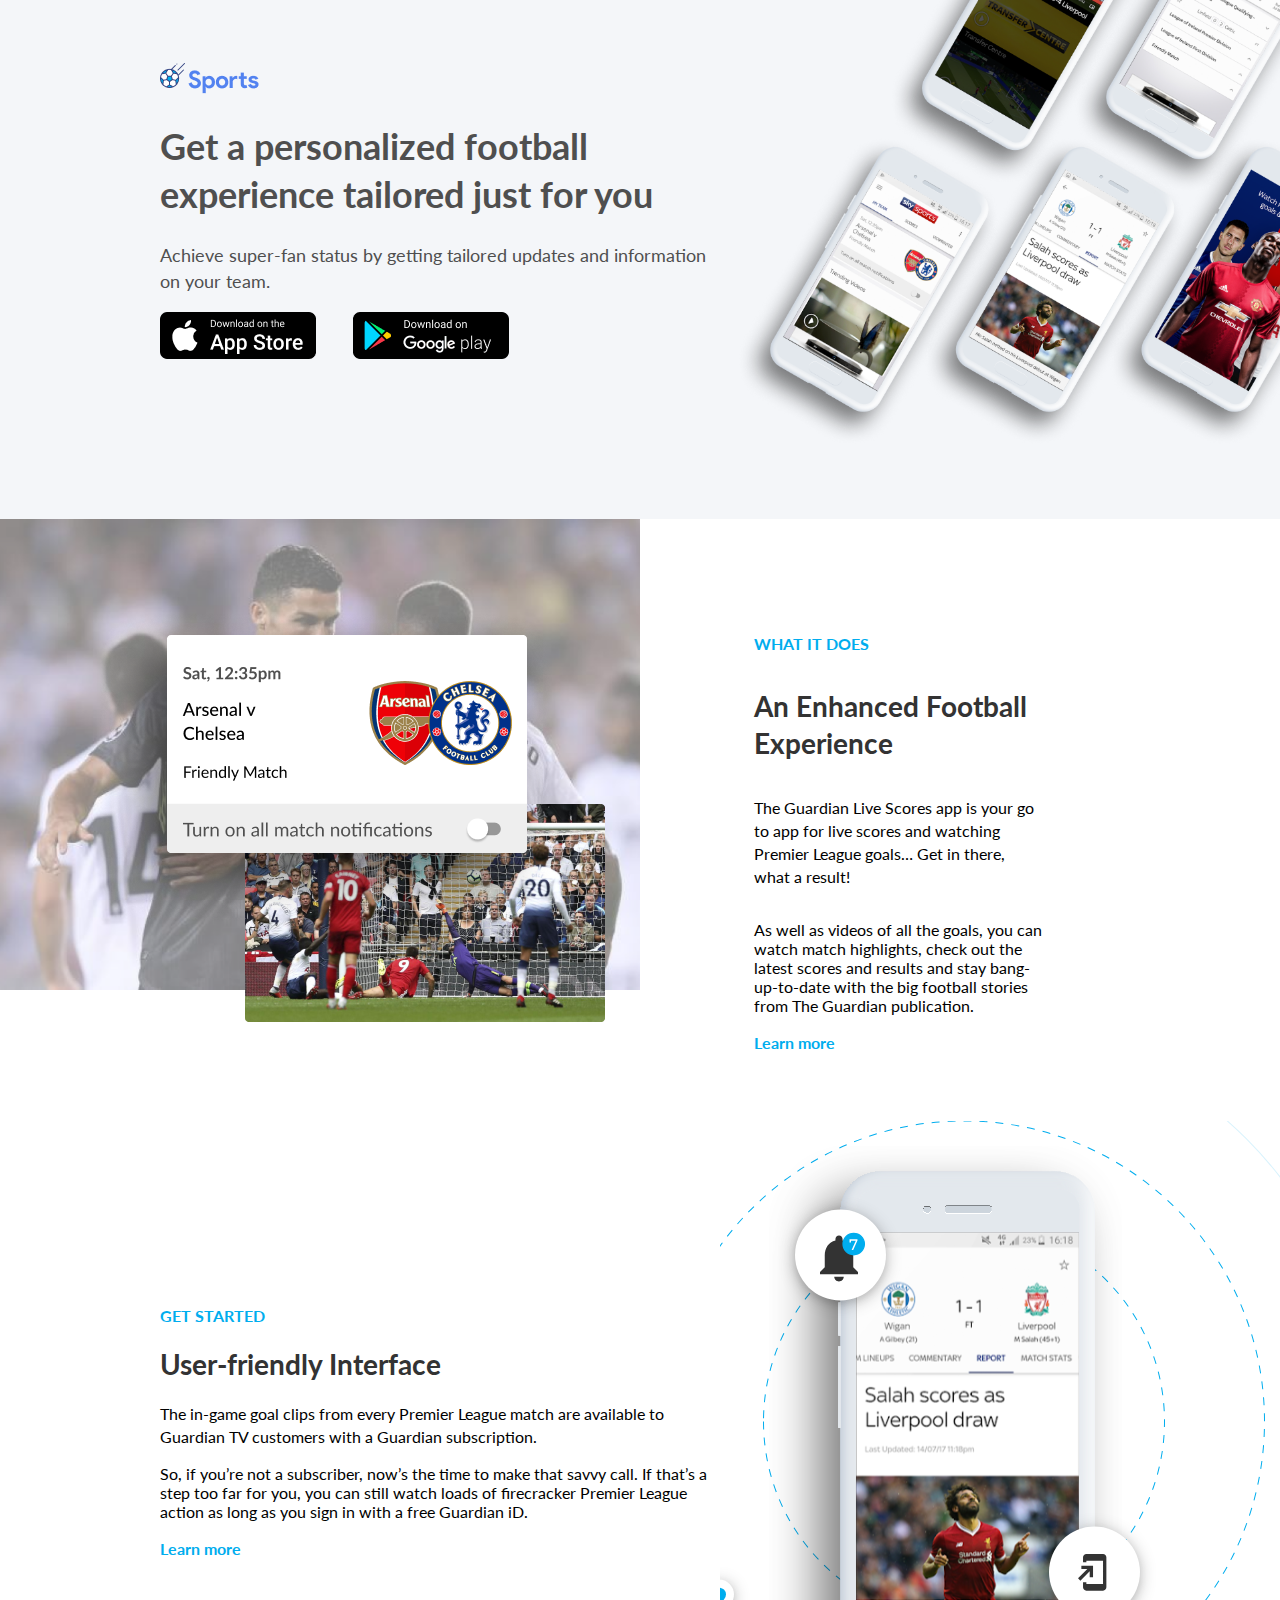
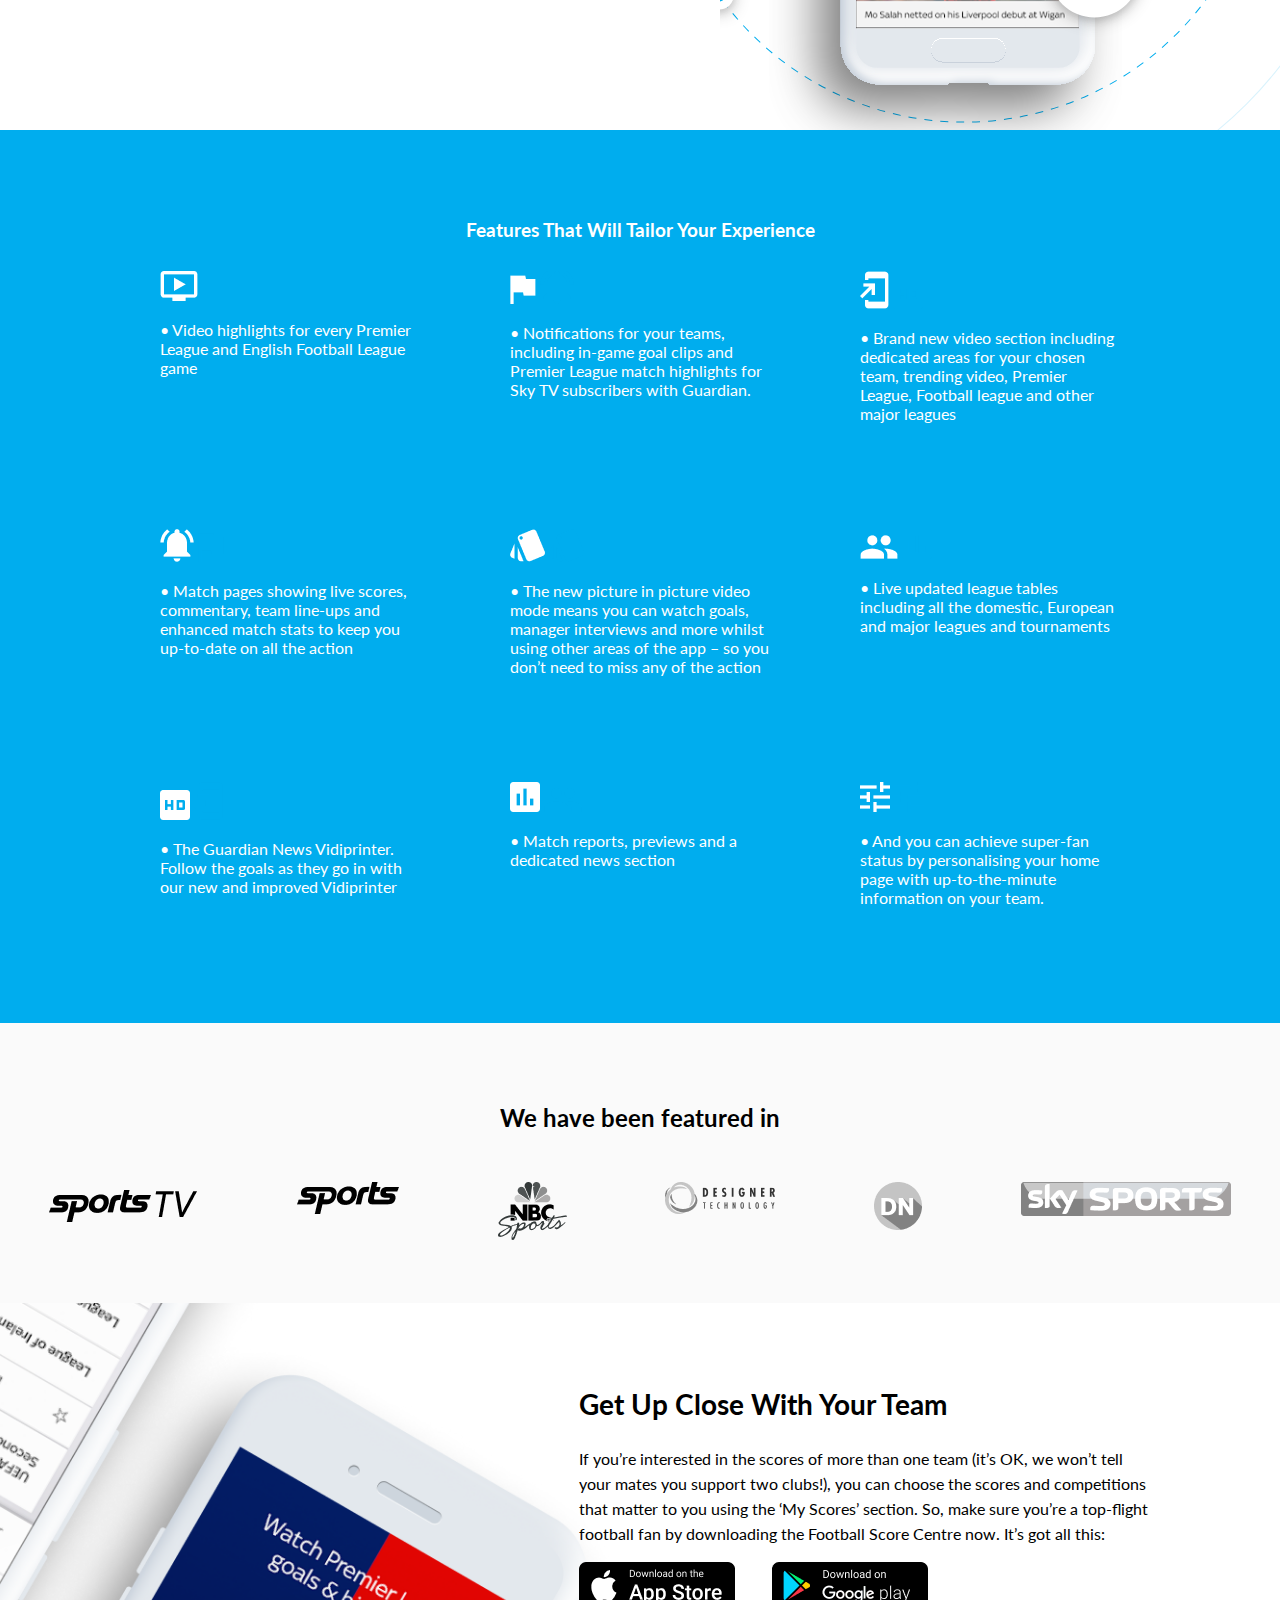
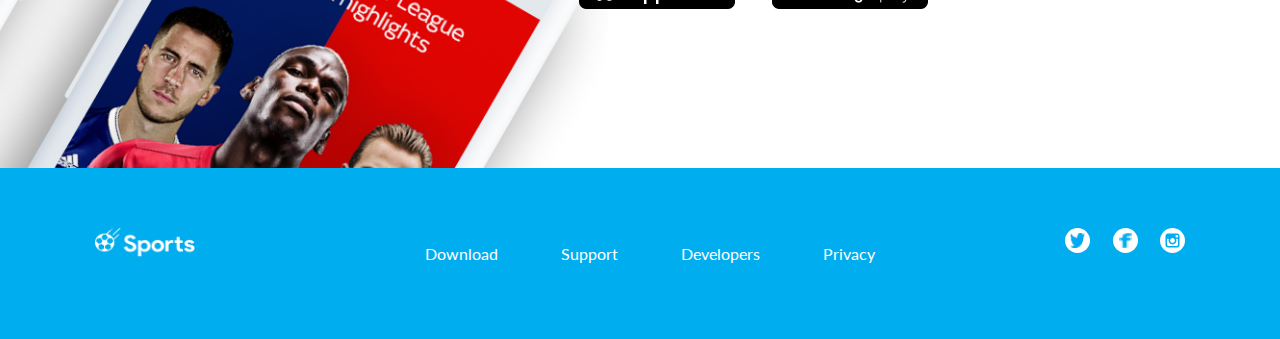
<file: index.html>
<!DOCTYPE html>
<html lang="en">

<head>
  <meta charset="UTF-8">
  <meta name="viewport" content="width=device-width, initial-scale=1.0">
  <meta http-equiv="X-UA-Compatible" content="ie=edge">
  <title>Document</title>
  <link href="https://fonts.googleapis.com/css?family=Lato&display=swap" rel="stylesheet">
  <link href="./css/style.css" rel="stylesheet" type="text/css" />
</head>

<body>
  <div class="wrapper-main">
    <header class="top">
      <div class="top-content">
        <div class="logo">
          <img src="./images/LOGO.png" class="logo-img" alt="logo-img">
        </div>
        <h1 class="top-name">Get a personalized football experience tailored just for you</h1>
        <h3 class="top-discription">Achieve super-fan status by getting tailored updates and
          information on your team.</h3>
        <div class="link-wrapper">
          <a class="app" href="#"></a>
          <a class="goog" href="#"></a>
        </div>
      </div>
    </header>
    <div class="about">
      <div class="about-pictures">
        <img class="pictures-top" src="./images/SAMPLE01.png" alt="picture">
        <img class="pictures-bottom" src="./images/pic-bottom-desk.png">
      </div>
      <div class="about-discription">
        <h2 class="up-title">WHAT IT DOES</h2>
        <h1 class="title">An Enhanced Football Experience</h1>
        <p class="content">
          The Guardian Live Scores app is your go to app for
          live scores and watching Premier League goals… Get
          in there, what a result!
        </p>
        <p>
          As well as videos of all the goals, you
          can watch match highlights, check out the
          latest scores and results and stay bang-up-to-date with the
          big football stories from The Guardian publication.
        </p>
        <a href="#" class="learn">Learn more</a>
      </div>
    </div>
    <div class="interface">
      <div class="interface-left">
        <h2 class="up-title">GET STARTED</h2>
        <h1 class="title">User-friendly Interface</h1>
        <p class="content">
          The in-game goal clips from every Premier League match are available to Guardian TV customers with a Guardian
          subscription.
        </p>
        <p>
          So, if you’re not a subscriber, now’s the time to make that savvy call. If that’s a step too far for you, you
          can still watch loads of firecracker Premier League action as long as you sign in with a free Guardian iD.
        </p>
        <a href="#" class="learn">Learn more</a>
      </div>
      <div class="interface-right">

      </div>
    </div>
  </div>
  <div class="features">
    <h3 class="features-title">Features That Will Tailor Your Experience</h3>
    <div class="features-wrapper">
      <div class="feat">
        <img class="feat-img1 none" alt="feature-img" src="./images/youtube.png">
        <img class="one" alt="feature-img" src="./images/mob1.png">
        <p class="feat-text">• Video highlights for every Premier League and English Football League game
        </p>
      </div>
      <div class="feat">
        <img class="feat-img2 none" alt="feature-img" src="./images/flag.png">
        <img class="two" alt="feature-img" src="./images/mob2.png">
        <p class="feat-text">• Notifications for your teams, including in-game goal clips and Premier League match
          highlights for Sky TV subscribers with Guardian.
        </p>
      </div>
      <div class="feat">
        <img class="feat-img3 none" alt="feature-img" src="./images/mob.png">
        <img class="three" alt="feature-img" src="./images/mob3.png">
        <p class="feat-text">• Brand new video section including dedicated areas for your chosen team, trending video,
          Premier League, Football league and other major leagues
        </p>
      </div>
      <div class="feat">
        <img class="feat-img4 none" alt="feature-img" src="./images/bell.png">
        <img class="four" alt="feature-img" src="./images/mob4.png">
        <p class="feat-text">• Match pages showing live scores, commentary, team line-ups and enhanced match stats to
          keep you up-to-date on all the action
        </p>
      </div>
      <div class="feat">
        <img class="feat-img5 none" alt="feature-img" src="./images/card).png">
        <img class="five" alt="feature-img" src="./images/mob5.png">
        <p class="feat-text">• The new picture in picture video mode means you can watch goals, manager interviews and
          more whilst using other areas of the app – so you don’t need to miss any of the action
        </p>
      </div>
      <div class="feat">
        <img class="feat-img6 none" alt="feature-img" src="./images/people.png">
        <img class="six" alt="feature-img" src="./images/mob6.png">
        <p class="feat-text">• Live updated league tables including all the domestic, European and major leagues and
          tournaments</p>
      </div>
      <div class="feat">
        <img class="feat-img7 none" alt="feature-img" src="./images/hd).png">
        <img class="seven" alt="feature-img" src="./images/mob7r.png">
        <p class="feat-text">• The Guardian News Vidiprinter. Follow the goals as they go in with our new and improved
          Vidiprinter</p>
      </div>
      <div class="feat">
        <img class="feat-img8 none" alt="feature-img" src="./images/volume).png">
        <img class="eight" alt="feature-img" src="./images/mo8.png">
        <p class="feat-text">• Match reports, previews and a dedicated news section
        </p>
      </div>
      <div class="feat">
        <img class="feat-img9 none" alt="feature-img" src="./images/vol2).png">
        <img class="nine" alt="feature-img" src="./images/mob9.png">
        <p class="feat-text">• And you can achieve super-fan status by personalising your home page with
          up-to-the-minute information on your team.
        </p>
      </div>
    </div>
  </div>
  <div class="companies">
    <h2 class="companies-title">We have been featured in</h2>
    <div class="logo-wrapper">
      <div class="one">
        <img src="./images/1.png" alt="companies-img">
      </div>
      <div class="two">
        <img src="./images/2).png" alt="companies-img">
      </div>
      <div class="three">
        <img src="./images/3.png" alt="companies-img">
      </div>
      <div class="four">
        <img src="./images/4.png" alt="companies-img">
      </div>
      <div class="five">
        <img src="./images/5s.png" alt="companies-img">
      </div>
      <div class="six">
        <img src="./images/6.png" alt="companies-img">
      </div>
    </div>
  </div>
  <div class="info">
    <div class="info-img">
      <!--<img class="img" src="./images/Frame2.png" alt="info-img" max-width="600px">-->
    </div>
    <div class="info-information">
      <h2 class="title">Get Up Close With Your Team</h2>
      <p class="text">If you’re interested in the scores of more than one team (it’s OK, we won’t tell your mates you
        support two clubs!), you can choose the scores and competitions that matter to you using the ‘My Scores’
        section. So, make sure you’re a top-flight football fan by downloading the Football Score Centre now. It’s got
        all this:
      </p>
      <div class="link-wrapper">
        <a class="app" href="#"></a>
        <a class="goog" href="#"></a>
      </div>
    </div>
  </div>
  <footer class="bottom">
    <img class="logo" src="./images/GroupFooter.png" width="100px" height="30px">
    <ul class="list">
      <li class="item">Download</li>
      <li class="item">Support</li>
      <li class="item">Developers</li>
      <li class="item">Privacy</li>
    </ul>
    <div class="social">
      <a href="#" class="tw">
        <img src="./images/bird.png" width="15px" height="15px">
      </a>
      <a href="#" class="fb">
        <img src="./images/fb.png" width="13px" height="15px">
      </a>
      <a href="#" class="in">
        <img src="./images/in.png" width="15px" height="15px">
      </a>
    </div>
  </footer>
  </div>
</body>

</html>
</file>
<file: css/style.css>
body {
  font-family: "Lato", sans-serif;
  margin: 0;
  padding: 0;
}

.wrapper-main {
  display: block;
  margin: 0 auto;
  max-width: 1440px;
}

.top {
  display: flex;
  background: #f4f6f9 url(../images/Frame.png) top right no-repeat;
  background-size: 50%;
}
.top .top-content {
  max-width: 546px;
  margin-left: 160px;
  margin-top: 63px;
  margin-bottom: 160px;
}
.top .top-content .logo {
  cursor: pointer;
}
.top .top-content .logo :hover {
  opacity: 0.5;
}
.top .top-content .top-name {
  font-style: normal;
  font-weight: bold;
  font-size: 36px;
  line-height: 48px;
  color: #4f4f4f;
}
.top .top-content .top-discription {
  font-style: normal;
  font-weight: normal;
  font-size: 18px;
  line-height: 26px;
  color: #4f4f4f;
}
.top .top-content .link-wrapper {
  display: flex;
}
.top .top-content .app {
  display: block;
  margin-right: 35px;
  width: 157px;
  height: 47px;
  background: url(../images/AppleStore.png) no-repeat;
  cursor: pointer;
}
.top .top-content .app :hover {
  opacity: 0.5;
}
.top .top-content .goog {
  display: block;
  width: 157px;
  height: 47px;
  background: url(../images/GooglePlay.png) no-repeat;
  cursor: pointer;
}
.top .top-content .goog :hover {
  opacity: 0.5;
}

.about {
  display: flex;
  background: url(../images/backgrOpacity.png) left top no-repeat;
  background-size: 50% auto;
}
.about .about-pictures {
  margin-left: 95px;
  padding-top: 60px;
  padding-right: 70px;
}
.about .about-pictures .pictures-top {
  position: relative;
  top: 30px;
  z-index: 2;
}
.about .about-pictures .pictures-top :hover {
  background: red;
}
.about .about-pictures .pictures-bottom {
  position: relative;
  z-index: 1;
  bottom: 95px;
  left: 150px;
}
.about .about-discription {
  display: flex;
  flex-direction: column;
  padding-top: 100px;
  padding-left: 130px;
  margin-right: 236px;
}
.about .about-discription .up-title {
  color: #00adee;
  font-weight: bold;
  font-style: normal;
  font-size: 16px;
  line-height: 23px;
}
.about .about-discription .title {
  font-weight: bold;
  font-size: 28px;
  line-height: 37px;
  color: #333333;
}
.about .about-discription .content {
  font-style: normal;
  font-size: 16px;
  line-height: 23px;
}
.about .about-discription .learn {
  text-decoration: none;
  font-weight: bold;
  font-style: normal;
  font-size: 16px;
  line-height: 23px;
  color: #00adee;
  cursor: pointer;
}
.about .about-discription .learn :hover {
  opacity: 0.5;
}

.interface {
  display: flex;
  margin-left: 160px;
  background: white;
}
.interface .interface-left {
  position: relative;
  z-index: 1;
  width: 50%;
  padding: 170px 0;
}
.interface .interface-left .up-title {
  color: #00adee;
  font-weight: bold;
  font-style: normal;
  font-size: 16px;
  line-height: 23px;
}
.interface .interface-left .title {
  font-weight: bold;
  font-size: 28px;
  line-height: 37px;
  color: #333333;
}
.interface .interface-left .content {
  font-style: normal;
  font-size: 16px;
  line-height: 23px;
}
.interface .interface-left .learn {
  text-decoration: none;
  font-weight: bold;
  font-style: normal;
  font-size: 16px;
  line-height: 23px;
  color: #00adee;
  cursor: pointer;
}
.interface .interface-left .learn :hover {
  opacity: 0.5;
}
.interface .interface-right {
  position: relative;
  z-index: 2;
  min-width: 50%;
  background: url(../images/EllipseGroup.svg) no-repeat 80%;
}

.features {
  margin: 0 auto;
  max-width: 1440px;
  background: #00adee;
  text-align: center;
  color: white;
  padding: 70px 0;
}
.features .features-wrapper {
  display: grid;
  grid-template-columns: 1fr 1fr 1fr;
  grid-gap: 90px;
  margin: 30px 160px;
}
.features .features-wrapper .feat {
  text-align: left;
}
.features .features-wrapper .feat .one {
  display: none;
}

.companies {
  background: #fafafa;
  max-width: 1440px;
  margin: 0 auto;
  padding: 60px 0;
  text-align: center;
}
.companies .logo-wrapper {
  display: flex;
  margin-top: 50px;
  justify-content: space-around;
}

.info {
  display: flex;
  max-width: 1440px;
  margin: 0 auto;
  height: 465px;
  background: url(../images/Frame2.png) no-repeat -5%;
  background-size: contain;
}
.info .info-img {
  width: 100%;
}
.info .info-information {
  margin-left: 120px;
  padding: 60px 130px 50px;
}
.info .info-information .title {
  font-style: normal;
  font-weight: bold;
  font-size: 28px;
  line-height: 37px;
}
.info .info-information .text {
  font-style: normal;
  font-weight: normal;
  font-size: 16px;
  line-height: 25px;
}
.info .info-information .link-wrapper {
  display: flex;
}
.info .info-information .app {
  display: block;
  margin-right: 35px;
  width: 157px;
  height: 47px;
  background: url(../images/AppleStore.png) no-repeat;
  cursor: pointer;
}
.info .info-information .app :hover {
  opacity: 0.5;
}
.info .info-information .goog {
  display: block;
  width: 157px;
  height: 47px;
  background: url(../images/GooglePlay.png) no-repeat;
  cursor: pointer;
}
.info .info-information .goog :hover {
  opacity: 0.5;
}

.bottom {
  display: flex;
  max-width: 1440px;
  margin: 0 auto;
  justify-content: space-around;
  background: #00adee;
  color: white;
  padding: 60px 0;
}
.bottom .list {
  display: flex;
  min-width: 450px;
  justify-content: space-between;
  list-style: none;
}
.bottom .list .item {
  cursor: pointer;
}
.bottom .list .item :hover {
  opacity: 0.5;
}
.bottom .social {
  display: flex;
  min-width: 120px;
  justify-content: space-between;
}
.bottom .social a {
  display: flex;
  justify-content: center;
  width: 25px;
  height: 25px;
  border-radius: 50%;
  background-color: white;
  align-items: center;
  cursor: pointer;
}

@media (max-width: 505px) {
  .top {
    max-width: 360px;
    background: #f4f6f9;
  }
  .top .top-content {
    margin: 0px auto;
    padding: 34px 20px 60px;
    text-align: center;
  }
  .top .top-discription {
    font-size: 16px;
    line-height: 23px;
  }
  .top .link-wrapper .app {
    margin-right: 10px;
  }

  .about {
    flex-direction: column-reverse;
    background: url(../images/backgrOpacity.png) left bottom no-repeat;
    background-size: 150% auto;
  }
  .about .about-pictures {
    margin: 0;
  }
  .about .about-pictures .pictures-top {
    width: 290px;
    height: 200px;
  }
  .about .about-pictures .pictures-bottom {
    width: 247px;
    height: 149px;
    left: 85px;
  }
  .about .about-discription {
    padding: 20px;
    margin: 0;
    text-align: center;
  }

  .interface {
    padding: 0;
    margin: 0;
    flex-direction: column;
    text-align: center;
  }
  .interface .interface-left {
    width: 100%;
    padding: 0;
  }
  .features {
    background: #fafafa;
    color: #4f4f4f;
  }
  .features .features-wrapper {
    display: flex;
    flex-direction: column;
    align-items: center;
    margin: 0 auto;
  }
  .features .features-wrapper .feat {
    text-align: center;
  }
  .features .features-wrapper .feat .one {
    display: block;
    margin: 0 auto;
  }
  .features .features-wrapper .feat .none {
    display: none;
  }

  .logo-wrapper {
    flex-wrap: wrap;
  }

  .info {
    flex-direction: column-reverse;
    height: 600px;
    text-align: center;
    background: white;
  }
  .info .info-img {
    width: 300px;
    height: 300px;
    background: url(../images/Frame2.png) no-repeat -5%;
    background-size: contain;
  }
  .info .info-information {
    padding: 0;
    margin: 15px;
  }

  .bottom {
    flex-direction: column;
    margin: 0;
    padding: 20px;
  }
  .bottom .list {
    padding: 0;
  }
  .bottom .social {
    width: 80px;
  }
}

/*# sourceMappingURL=style.css.map */
</file>
